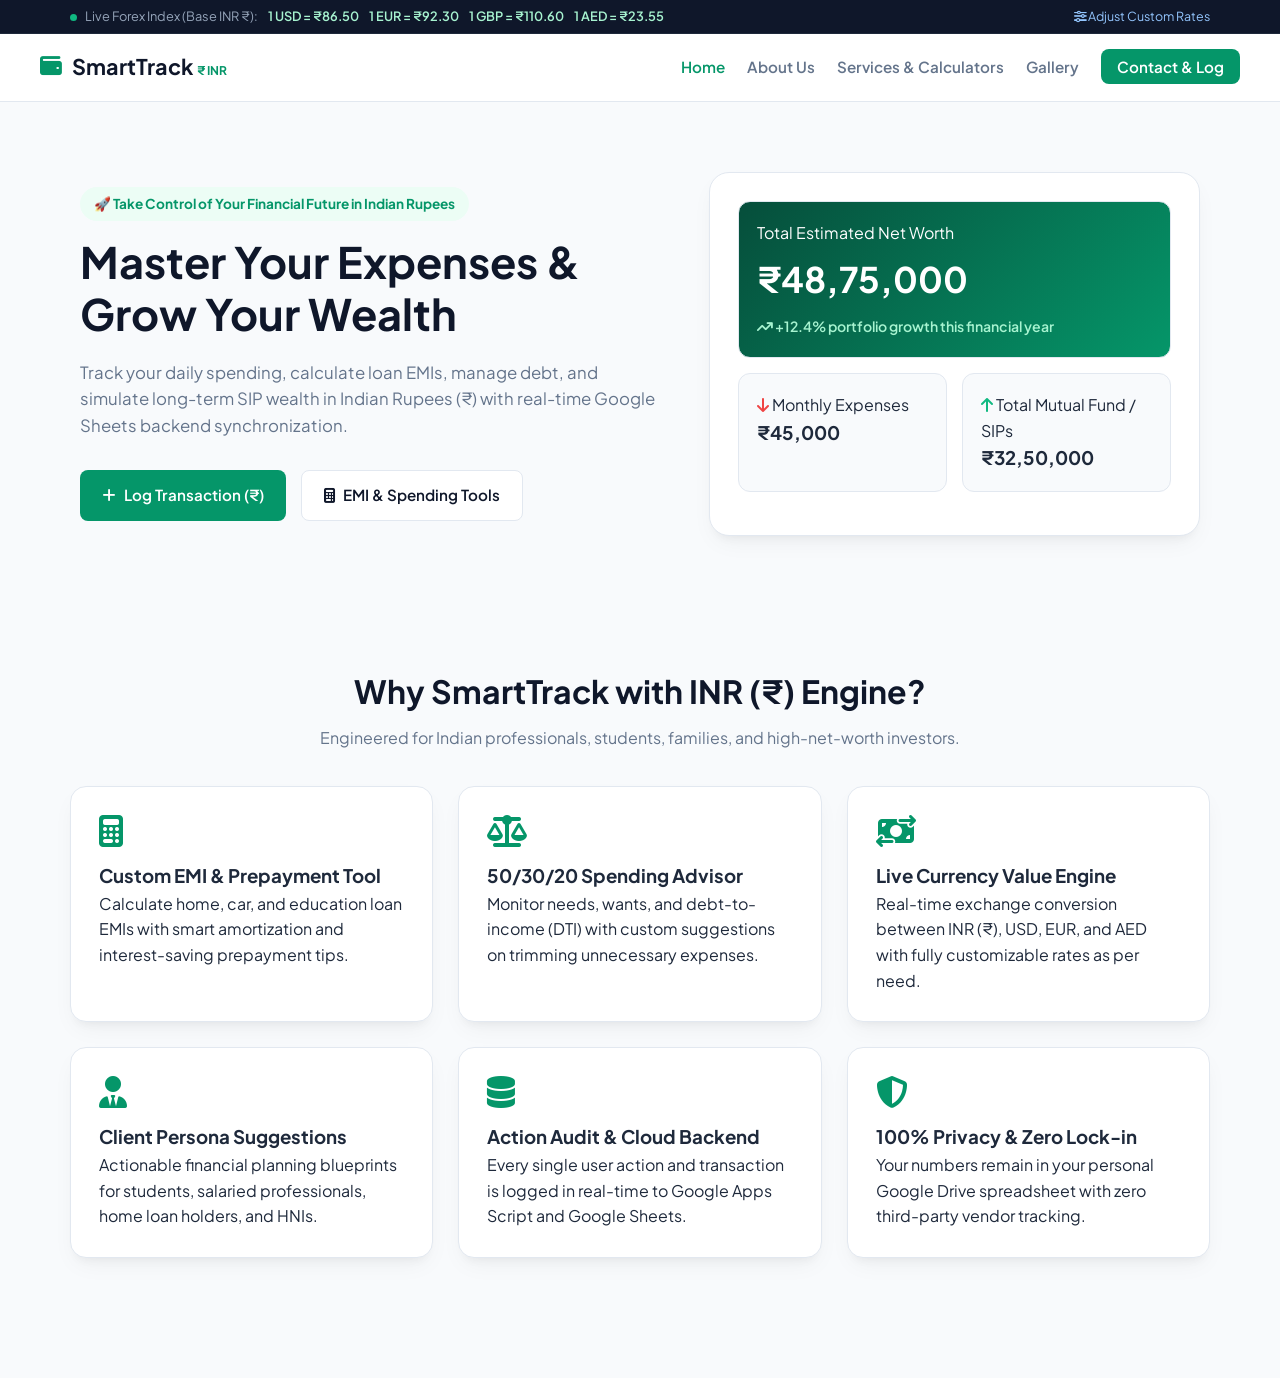
<file: index.html>
<!DOCTYPE html>
<html lang="en">
<head>
  <meta charset="UTF-8">
  <meta name="viewport" content="width=device-width, initial-scale=1.0">
  <title>SmartTrack | Personal Expense & Investment Tracker (₹)</title>
  <link rel="stylesheet" href="style.css">
  <link rel="stylesheet" href="https://cdnjs.cloudflare.com/ajax/libs/font-awesome/6.4.0/css/all.min.css">
</head>
<body>

  <!-- Top Live Currency Ticker -->
  <div class="top-currency-bar">
    <div class="top-bar-inner">
      <div>
        <span class="live-dot"></span>
        <span>Live Forex Index (Base INR ₹):</span>
        <span class="ticker-item">1 USD = ₹86.50</span>
        <span class="ticker-item">1 EUR = ₹92.30</span>
        <span class="ticker-item">1 GBP = ₹110.60</span>
        <span class="ticker-item">1 AED = ₹23.55</span>
      </div>
      <div>
        <a href="services.html#currency-engine" style="color: #93c5fd; text-decoration: none; font-size: 0.78rem;">
          <i class="fa-solid fa-sliders"></i> Adjust Custom Rates
        </a>
      </div>
    </div>
  </div>

  <!-- Navigation Bar -->
  <header class="navbar">
    <a href="index.html" class="logo">
      <i class="fa-solid fa-wallet"></i>
      <span>Smart<strong>Track</strong> <small style="font-size: 0.75rem; color: var(--primary);">₹ INR</small></span>
    </a>
    <nav>
      <ul class="nav-links">
        <li><a href="index.html" class="active">Home</a></li>
        <li><a href="about.html">About Us</a></li>
        <li><a href="services.html">Services & Calculators</a></li>
        <li><a href="gallery.html">Gallery</a></li>
        <li><a href="contact.html" class="btn-nav">Contact & Log</a></li>
      </ul>
    </nav>
  </header>

  <!-- Hero Section -->
  <section class="hero">
    <div class="hero-content">
      <span class="badge">🚀 Take Control of Your Financial Future in Indian Rupees</span>
      <h1>Master Your Expenses & Grow Your Wealth</h1>
      <p>Track your daily spending, calculate loan EMIs, manage debt, and simulate long-term SIP wealth in Indian Rupees (₹) with real-time Google Sheets backend synchronization.</p>
      <div class="hero-buttons">
        <a href="contact.html" class="btn btn-primary"><i class="fa-solid fa-plus"></i> Log Transaction (₹)</a>
        <a href="services.html" class="btn btn-secondary"><i class="fa-solid fa-calculator"></i> EMI & Spending Tools</a>
      </div>
    </div>
    <div class="hero-card">
      <div class="stat-card balance-card">
        <p>Total Estimated Net Worth</p>
        <h2>₹48,75,000</h2>
        <span class="trend positive"><i class="fa-solid fa-arrow-trend-up"></i> +12.4% portfolio growth this financial year</span>
      </div>
      <div class="quick-stats-grid">
        <div class="stat-card">
          <p><i class="fa-solid fa-arrow-down" style="color: #ef4444;"></i> Monthly Expenses</p>
          <h3>₹45,000</h3>
        </div>
        <div class="stat-card">
          <p><i class="fa-solid fa-arrow-up" style="color: #10b981;"></i> Total Mutual Fund / SIPs</p>
          <h3>₹32,50,000</h3>
        </div>
      </div>
    </div>
  </section>

  <!-- Feature Highlights -->
  <section class="section container">
    <div class="section-title">
      <h2>Why SmartTrack with INR (₹) Engine?</h2>
      <p>Engineered for Indian professionals, students, families, and high-net-worth investors.</p>
    </div>
    <div class="features-grid">
      <div class="feature-box">
        <i class="fa-solid fa-calculator feature-icon"></i>
        <h3>Custom EMI & Prepayment Tool</h3>
        <p>Calculate home, car, and education loan EMIs with smart amortization and interest-saving prepayment tips.</p>
      </div>
      <div class="feature-box">
        <i class="fa-solid fa-scale-balanced feature-icon"></i>
        <h3>50/30/20 Spending Advisor</h3>
        <p>Monitor needs, wants, and debt-to-income (DTI) with custom suggestions on trimming unnecessary expenses.</p>
      </div>
      <div class="feature-box">
        <i class="fa-solid fa-money-bill-transfer feature-icon"></i>
        <h3>Live Currency Value Engine</h3>
        <p>Real-time exchange conversion between INR (₹), USD, EUR, and AED with fully customizable rates as per need.</p>
      </div>
      <div class="feature-box">
        <i class="fa-solid fa-user-tie feature-icon"></i>
        <h3>Client Persona Suggestions</h3>
        <p>Actionable financial planning blueprints for students, salaried professionals, home loan holders, and HNIs.</p>
      </div>
      <div class="feature-box">
        <i class="fa-solid fa-database feature-icon"></i>
        <h3>Action Audit & Cloud Backend</h3>
        <p>Every single user action and transaction is logged in real-time to Google Apps Script and Google Sheets.</p>
      </div>
      <div class="feature-box">
        <i class="fa-solid fa-shield-halved feature-icon"></i>
        <h3>100% Privacy & Zero Lock-in</h3>
        <p>Your numbers remain in your personal Google Drive spreadsheet with zero third-party vendor tracking.</p>
      </div>
    </div>
  </section>



  <script src="script.js"></script>
</body>
</html>
</file>
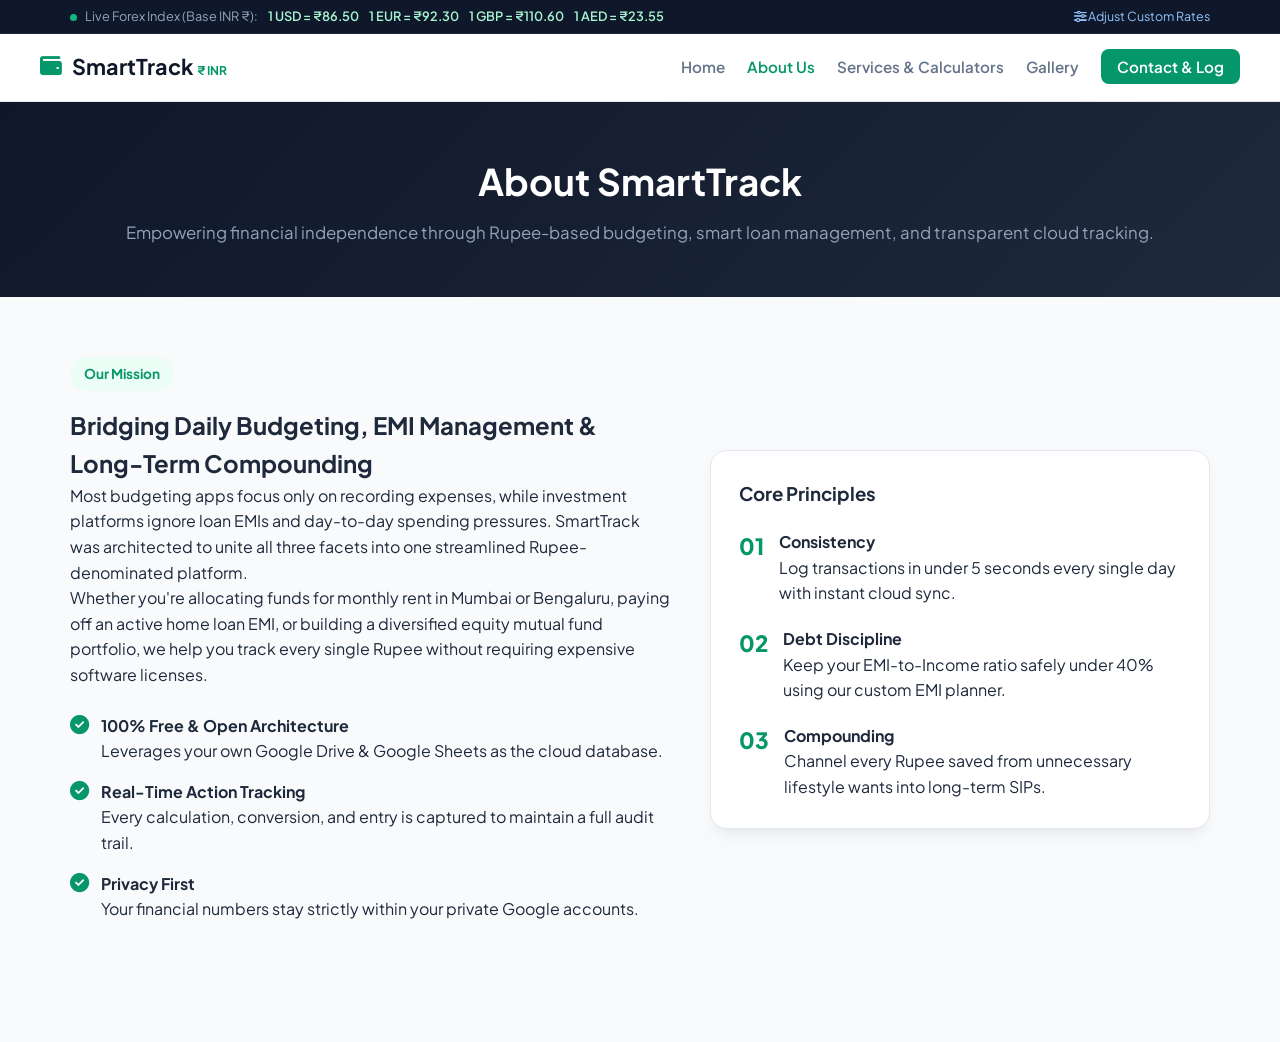
<file: about.html>
<!DOCTYPE html>
<html lang="en">
<head>
  <meta charset="UTF-8">
  <meta name="viewport" content="width=device-width, initial-scale=1.0">
  <title>About Us | SmartTrack (₹)</title>
  <link rel="stylesheet" href="style.css">
  <link rel="stylesheet" href="https://cdnjs.cloudflare.com/ajax/libs/font-awesome/6.4.0/css/all.min.css">
</head>
<body>

  <!-- Top Live Currency Ticker -->
  <div class="top-currency-bar">
    <div class="top-bar-inner">
      <div>
        <span class="live-dot"></span>
        <span>Live Forex Index (Base INR ₹):</span>
        <span class="ticker-item">1 USD = ₹86.50</span>
        <span class="ticker-item">1 EUR = ₹92.30</span>
        <span class="ticker-item">1 GBP = ₹110.60</span>
        <span class="ticker-item">1 AED = ₹23.55</span>
      </div>
      <div>
        <a href="services.html#currency-engine" style="color: #93c5fd; text-decoration: none; font-size: 0.78rem;">
          <i class="fa-solid fa-sliders"></i> Adjust Custom Rates
        </a>
      </div>
    </div>
  </div>

  <header class="navbar">
    <a href="index.html" class="logo">
      <i class="fa-solid fa-wallet"></i>
      <span>Smart<strong>Track</strong> <small style="font-size: 0.75rem; color: var(--primary);">₹ INR</small></span>
    </a>
    <nav>
      <ul class="nav-links">
        <li><a href="index.html">Home</a></li>
        <li><a href="about.html" class="active">About Us</a></li>
        <li><a href="services.html">Services & Calculators</a></li>
        <li><a href="gallery.html">Gallery</a></li>
        <li><a href="contact.html" class="btn-nav">Contact & Log</a></li>
      </ul>
    </nav>
  </header>

  <section class="page-banner">
    <div class="container">
      <h1>About SmartTrack</h1>
      <p>Empowering financial independence through Rupee-based budgeting, smart loan management, and transparent cloud tracking.</p>
    </div>
  </section>

  <section class="section container">
    <div class="about-grid">
      <div class="about-text">
        <span class="badge">Our Mission</span>
        <h2>Bridging Daily Budgeting, EMI Management & Long-Term Compounding</h2>
        <p>Most budgeting apps focus only on recording expenses, while investment platforms ignore loan EMIs and day-to-day spending pressures. SmartTrack was architected to unite all three facets into one streamlined Rupee-denominated platform.</p>
        <p>Whether you're allocating funds for monthly rent in Mumbai or Bengaluru, paying off an active home loan EMI, or building a diversified equity mutual fund portfolio, we help you track every single Rupee without requiring expensive software licenses.</p>
        
        <div class="highlights">
          <div class="highlight-item">
            <i class="fa-solid fa-check-circle"></i>
            <div>
              <strong>100% Free & Open Architecture</strong>
              <p>Leverages your own Google Drive & Google Sheets as the cloud database.</p>
            </div>
          </div>
          <div class="highlight-item">
            <i class="fa-solid fa-check-circle"></i>
            <div>
              <strong>Real-Time Action Tracking</strong>
              <p>Every calculation, conversion, and entry is captured to maintain a full audit trail.</p>
            </div>
          </div>
          <div class="highlight-item">
            <i class="fa-solid fa-check-circle"></i>
            <div>
              <strong>Privacy First</strong>
              <p>Your financial numbers stay strictly within your private Google accounts.</p>
            </div>
          </div>
        </div>
      </div>

      <div class="about-card">
        <h3>Core Principles</h3>
        <div class="principle-list">
          <div class="principle">
            <span class="num">01</span>
            <div>
              <h4>Consistency</h4>
              <p>Log transactions in under 5 seconds every single day with instant cloud sync.</p>
            </div>
          </div>
          <div class="principle">
            <span class="num">02</span>
            <div>
              <h4>Debt Discipline</h4>
              <p>Keep your EMI-to-Income ratio safely under 40% using our custom EMI planner.</p>
            </div>
          </div>
          <div class="principle">
            <span class="num">03</span>
            <div>
              <h4>Compounding</h4>
              <p>Channel every Rupee saved from unnecessary lifestyle wants into long-term SIPs.</p>
            </div>
          </div>
        </div>
      </div>
    </div>
  </section>



  <script src="script.js"></script>
</body>
</html>
</file>
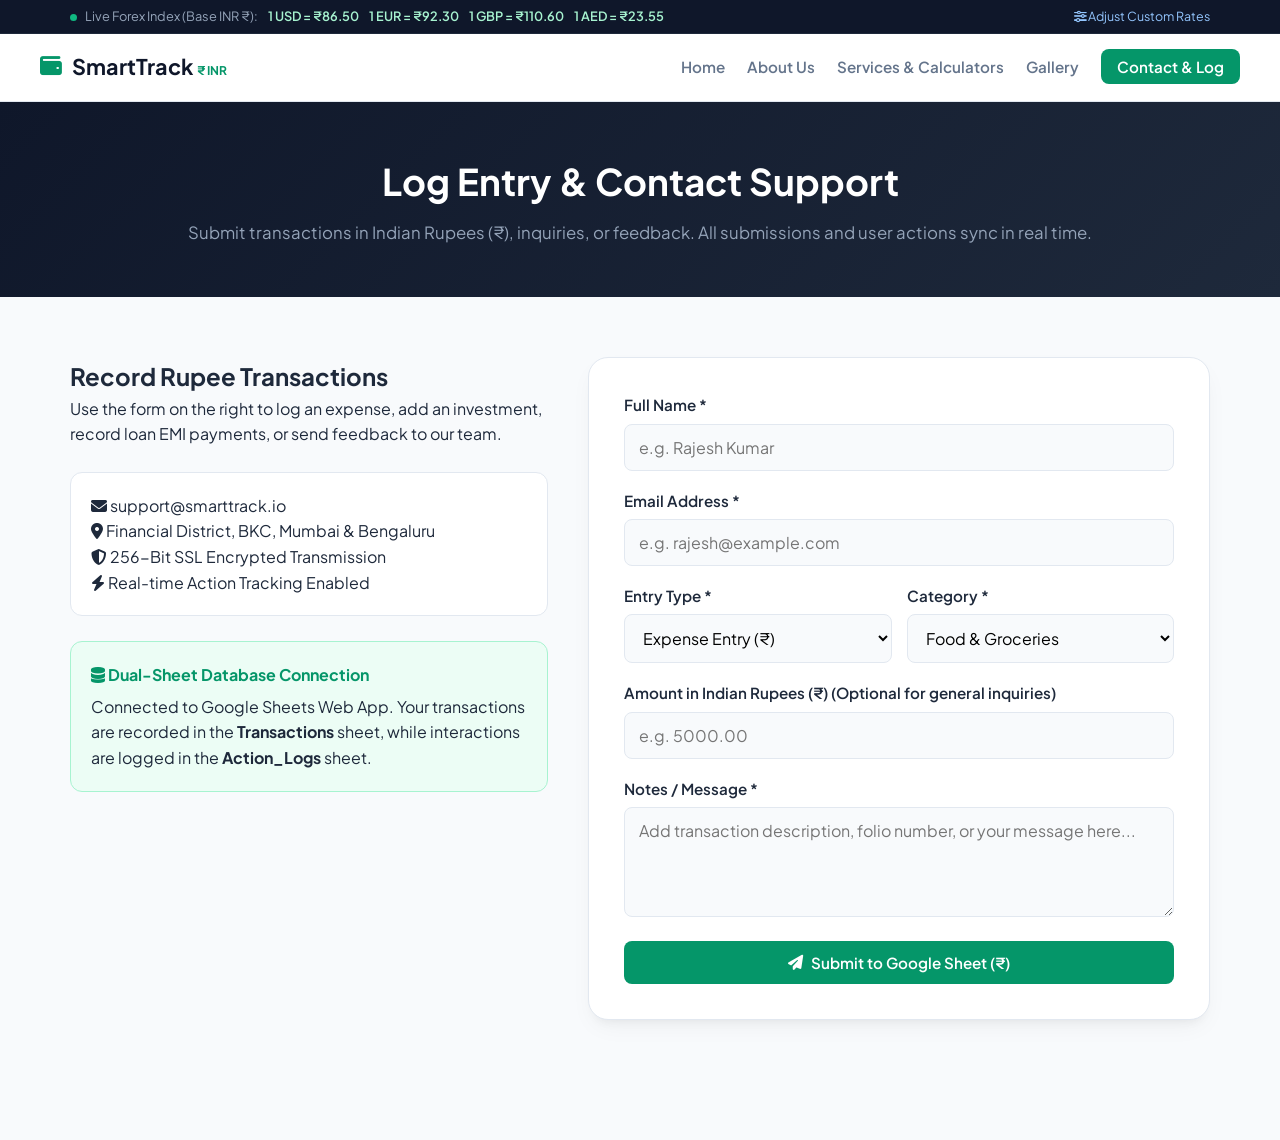
<file: contact.html>
<!DOCTYPE html>
<html lang="en">
<head>
  <meta charset="UTF-8">
  <meta name="viewport" content="width=device-width, initial-scale=1.0">
  <title>Contact & Log Entry | SmartTrack (₹)</title>
  <link rel="stylesheet" href="style.css">
  <link rel="stylesheet" href="https://cdnjs.cloudflare.com/ajax/libs/font-awesome/6.4.0/css/all.min.css">
</head>
<body>

  <!-- Top Live Currency Ticker -->
  <div class="top-currency-bar">
    <div class="top-bar-inner">
      <div>
        <span class="live-dot"></span>
        <span>Live Forex Index (Base INR ₹):</span>
        <span class="ticker-item">1 USD = ₹86.50</span>
        <span class="ticker-item">1 EUR = ₹92.30</span>
        <span class="ticker-item">1 GBP = ₹110.60</span>
        <span class="ticker-item">1 AED = ₹23.55</span>
      </div>
      <div>
        <a href="services.html#currency-engine" style="color: #93c5fd; text-decoration: none; font-size: 0.78rem;">
          <i class="fa-solid fa-sliders"></i> Adjust Custom Rates
        </a>
      </div>
    </div>
  </div>

  <header class="navbar">
    <a href="index.html" class="logo">
      <i class="fa-solid fa-wallet"></i>
      <span>Smart<strong>Track</strong> <small style="font-size: 0.75rem; color: var(--primary);">₹ INR</small></span>
    </a>
    <nav>
      <ul class="nav-links">
        <li><a href="index.html">Home</a></li>
        <li><a href="about.html">About Us</a></li>
        <li><a href="services.html">Services & Calculators</a></li>
        <li><a href="gallery.html">Gallery</a></li>
        <li><a href="contact.html" class="active btn-nav">Contact & Log</a></li>
      </ul>
    </nav>
  </header>

  <section class="page-banner">
    <div class="container">
      <h1>Log Entry & Contact Support</h1>
      <p>Submit transactions in Indian Rupees (₹), inquiries, or feedback. All submissions and user actions sync in real time.</p>
    </div>
  </section>

  <section class="section container">
    <div class="form-wrapper">
      <div class="form-info">
        <h2>Record Rupee Transactions</h2>
        <p>Use the form on the right to log an expense, add an investment, record loan EMI payments, or send feedback to our team.</p>
        
        <div class="info-box">
          <p><i class="fa-solid fa-envelope"></i> support@smarttrack.io</p>
          <p><i class="fa-solid fa-location-dot"></i> Financial District, BKC, Mumbai & Bengaluru</p>
          <p><i class="fa-solid fa-shield-halved"></i> 256-Bit SSL Encrypted Transmission</p>
          <p><i class="fa-solid fa-bolt"></i> Real-time Action Tracking Enabled</p>
        </div>

        <div class="sheet-status-card">
          <h4><i class="fa-solid fa-database"></i> Dual-Sheet Database Connection</h4>
          <p>Connected to Google Sheets Web App. Your transactions are recorded in the <strong>Transactions</strong> sheet, while interactions are logged in the <strong>Action_Logs</strong> sheet.</p>
        </div>
      </div>

      <!-- The Main Submission Form -->
      <div class="form-card">
        <form id="trackerForm">
          <div class="form-group">
            <label for="fullName">Full Name *</label>
            <input type="text" id="fullName" name="fullName" placeholder="e.g. Rajesh Kumar" required>
          </div>

          <div class="form-group">
            <label for="email">Email Address *</label>
            <input type="email" id="email" name="email" placeholder="e.g. rajesh@example.com" required>
          </div>

          <div class="form-row">
            <div class="form-group">
              <label for="entryType">Entry Type *</label>
              <select id="entryType" name="entryType" required>
                <option value="Expense">Expense Entry (₹)</option>
                <option value="Investment">Investment / SIP (₹)</option>
                <option value="Loan EMI">Loan EMI Payment (₹)</option>
                <option value="Feedback">Feedback / Inquiry</option>
              </select>
            </div>

            <div class="form-group">
              <label for="category">Category *</label>
              <select id="category" name="category" required>
                <option value="Food & Groceries">Food & Groceries</option>
                <option value="Rent & Housing">Rent & Housing</option>
                <option value="Home / Auto Loan EMI">Home / Auto Loan EMI</option>
                <option value="Mutual Funds / SIP">Mutual Funds / SIP</option>
                <option value="Direct Equity / Stocks">Direct Equity / Stocks</option>
                <option value="PPF / EPF / NPS">PPF / EPF / NPS</option>
                <option value="Utilities & Bills">Utilities & Bills</option>
                <option value="General Inquiry">General Inquiry</option>
              </select>
            </div>
          </div>

          <div class="form-group">
            <label for="amount">Amount in Indian Rupees (₹) (Optional for general inquiries)</label>
            <input type="number" id="amount" name="amount" placeholder="e.g. 5000.00" step="1">
          </div>

          <div class="form-group">
            <label for="notes">Notes / Message *</label>
            <textarea id="notes" name="notes" rows="4" placeholder="Add transaction description, folio number, or your message here..." required></textarea>
          </div>

          <button type="submit" id="submitBtn" class="btn btn-primary btn-block">
            <i class="fa-solid fa-paper-plane"></i> Submit to Google Sheet (₹)
          </button>
        </form>

        <!-- Dynamic Success / Error Alert -->
        <div id="formResponse" class="response-message"></div>
      </div>
    </div>
  </section>



  <script src="script.js"></script>
</body>
</html>
</file>
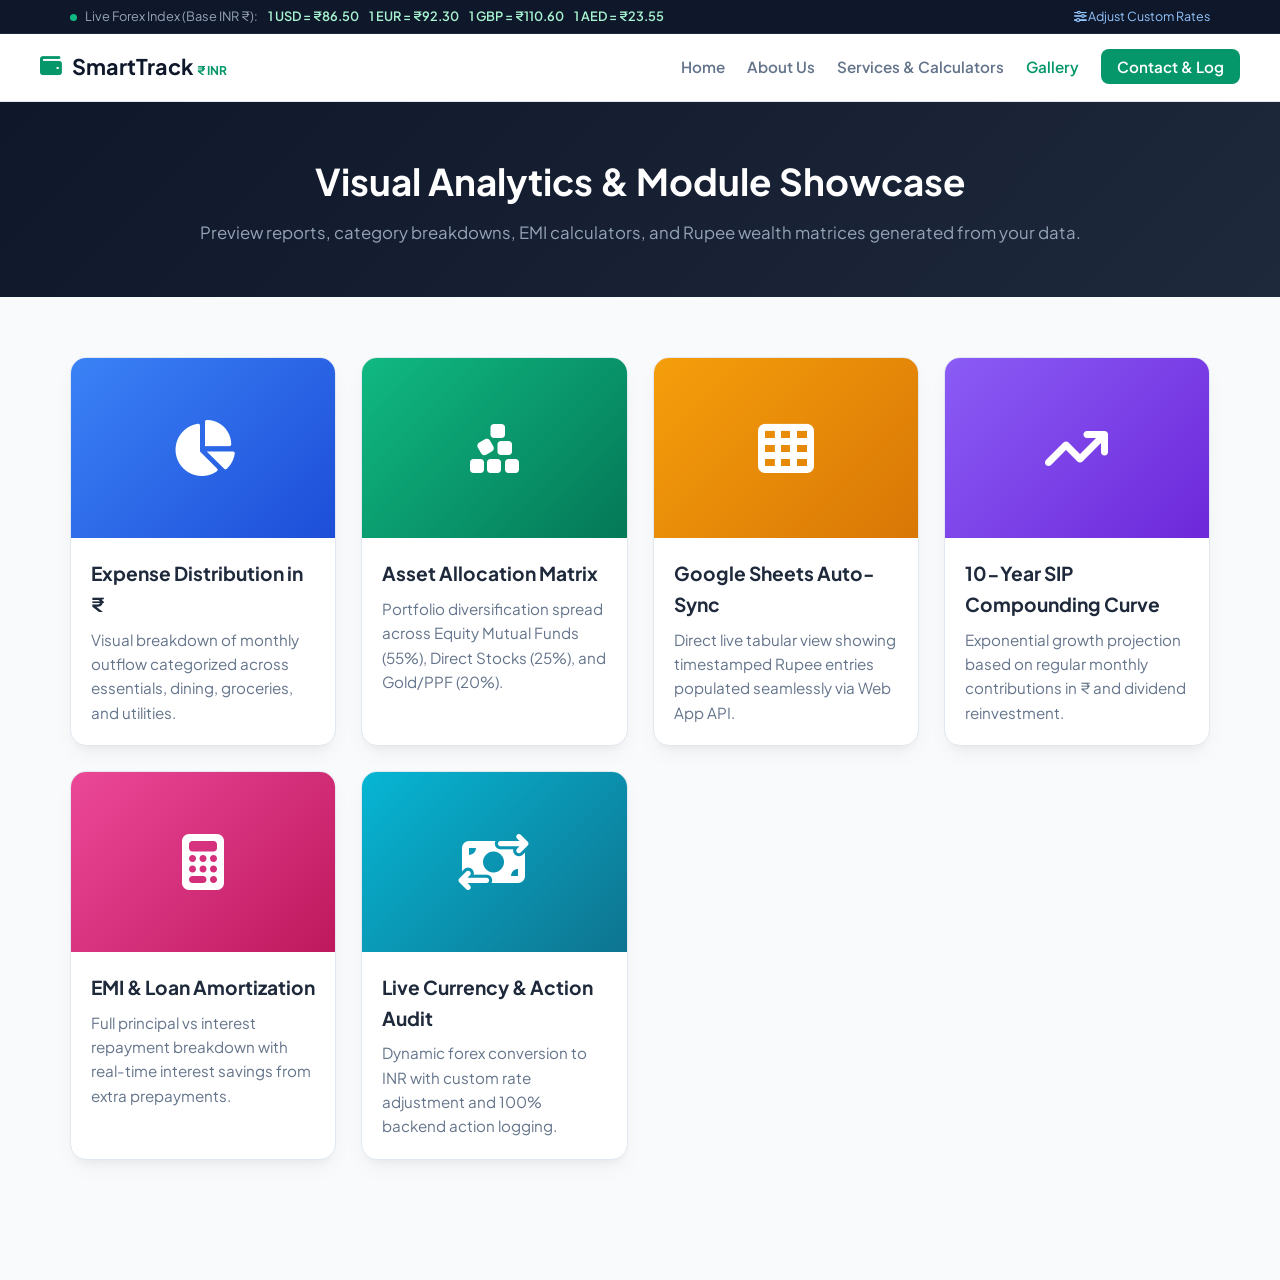
<file: gallery.html>
<!DOCTYPE html>
<html lang="en">
<head>
  <meta charset="UTF-8">
  <meta name="viewport" content="width=device-width, initial-scale=1.0">
  <title>Gallery & Analytics Showcase | SmartTrack (₹)</title>
  <link rel="stylesheet" href="style.css">
  <link rel="stylesheet" href="https://cdnjs.cloudflare.com/ajax/libs/font-awesome/6.4.0/css/all.min.css">
</head>
<body>

  <!-- Top Live Currency Ticker -->
  <div class="top-currency-bar">
    <div class="top-bar-inner">
      <div>
        <span class="live-dot"></span>
        <span>Live Forex Index (Base INR ₹):</span>
        <span class="ticker-item">1 USD = ₹86.50</span>
        <span class="ticker-item">1 EUR = ₹92.30</span>
        <span class="ticker-item">1 GBP = ₹110.60</span>
        <span class="ticker-item">1 AED = ₹23.55</span>
      </div>
      <div>
        <a href="services.html#currency-engine" style="color: #93c5fd; text-decoration: none; font-size: 0.78rem;">
          <i class="fa-solid fa-sliders"></i> Adjust Custom Rates
        </a>
      </div>
    </div>
  </div>

  <header class="navbar">
    <a href="index.html" class="logo">
      <i class="fa-solid fa-wallet"></i>
      <span>Smart<strong>Track</strong> <small style="font-size: 0.75rem; color: var(--primary);">₹ INR</small></span>
    </a>
    <nav>
      <ul class="nav-links">
        <li><a href="index.html">Home</a></li>
        <li><a href="about.html">About Us</a></li>
        <li><a href="services.html">Services & Calculators</a></li>
        <li><a href="gallery.html" class="active">Gallery</a></li>
        <li><a href="contact.html" class="btn-nav">Contact & Log</a></li>
      </ul>
    </nav>
  </header>

  <section class="page-banner">
    <div class="container">
      <h1>Visual Analytics & Module Showcase</h1>
      <p>Preview reports, category breakdowns, EMI calculators, and Rupee wealth matrices generated from your data.</p>
    </div>
  </section>

  <section class="section container">
    <div class="gallery-grid">
      <!-- Card 1 -->
      <div class="gallery-card">
        <div class="gallery-image bg-gradient-1">
          <i class="fa-solid fa-chart-pie"></i>
        </div>
        <div class="gallery-info">
          <h3>Expense Distribution in ₹</h3>
          <p>Visual breakdown of monthly outflow categorized across essentials, dining, groceries, and utilities.</p>
        </div>
      </div>

      <!-- Card 2 -->
      <div class="gallery-card">
        <div class="gallery-image bg-gradient-2">
          <i class="fa-solid fa-cubes-stacked"></i>
        </div>
        <div class="gallery-info">
          <h3>Asset Allocation Matrix</h3>
          <p>Portfolio diversification spread across Equity Mutual Funds (55%), Direct Stocks (25%), and Gold/PPF (20%).</p>
        </div>
      </div>

      <!-- Card 3 -->
      <div class="gallery-card">
        <div class="gallery-image bg-gradient-3">
          <i class="fa-solid fa-table-cells"></i>
        </div>
        <div class="gallery-info">
          <h3>Google Sheets Auto-Sync</h3>
          <p>Direct live tabular view showing timestamped Rupee entries populated seamlessly via Web App API.</p>
        </div>
      </div>

      <!-- Card 4 -->
      <div class="gallery-card">
        <div class="gallery-image bg-gradient-4">
          <i class="fa-solid fa-arrow-trend-up"></i>
        </div>
        <div class="gallery-info">
          <h3>10-Year SIP Compounding Curve</h3>
          <p>Exponential growth projection based on regular monthly contributions in ₹ and dividend reinvestment.</p>
        </div>
      </div>

      <!-- Card 5 -->
      <div class="gallery-card">
        <div class="gallery-image bg-gradient-5">
          <i class="fa-solid fa-calculator"></i>
        </div>
        <div class="gallery-info">
          <h3>EMI & Loan Amortization</h3>
          <p>Full principal vs interest repayment breakdown with real-time interest savings from extra prepayments.</p>
        </div>
      </div>

      <!-- Card 6 -->
      <div class="gallery-card">
        <div class="gallery-image bg-gradient-6">
          <i class="fa-solid fa-money-bill-transfer"></i>
        </div>
        <div class="gallery-info">
          <h3>Live Currency & Action Audit</h3>
          <p>Dynamic forex conversion to INR with custom rate adjustment and 100% backend action logging.</p>
        </div>
      </div>
    </div>
  </section>



  <script src="script.js"></script>
</body>
</html>
</file>
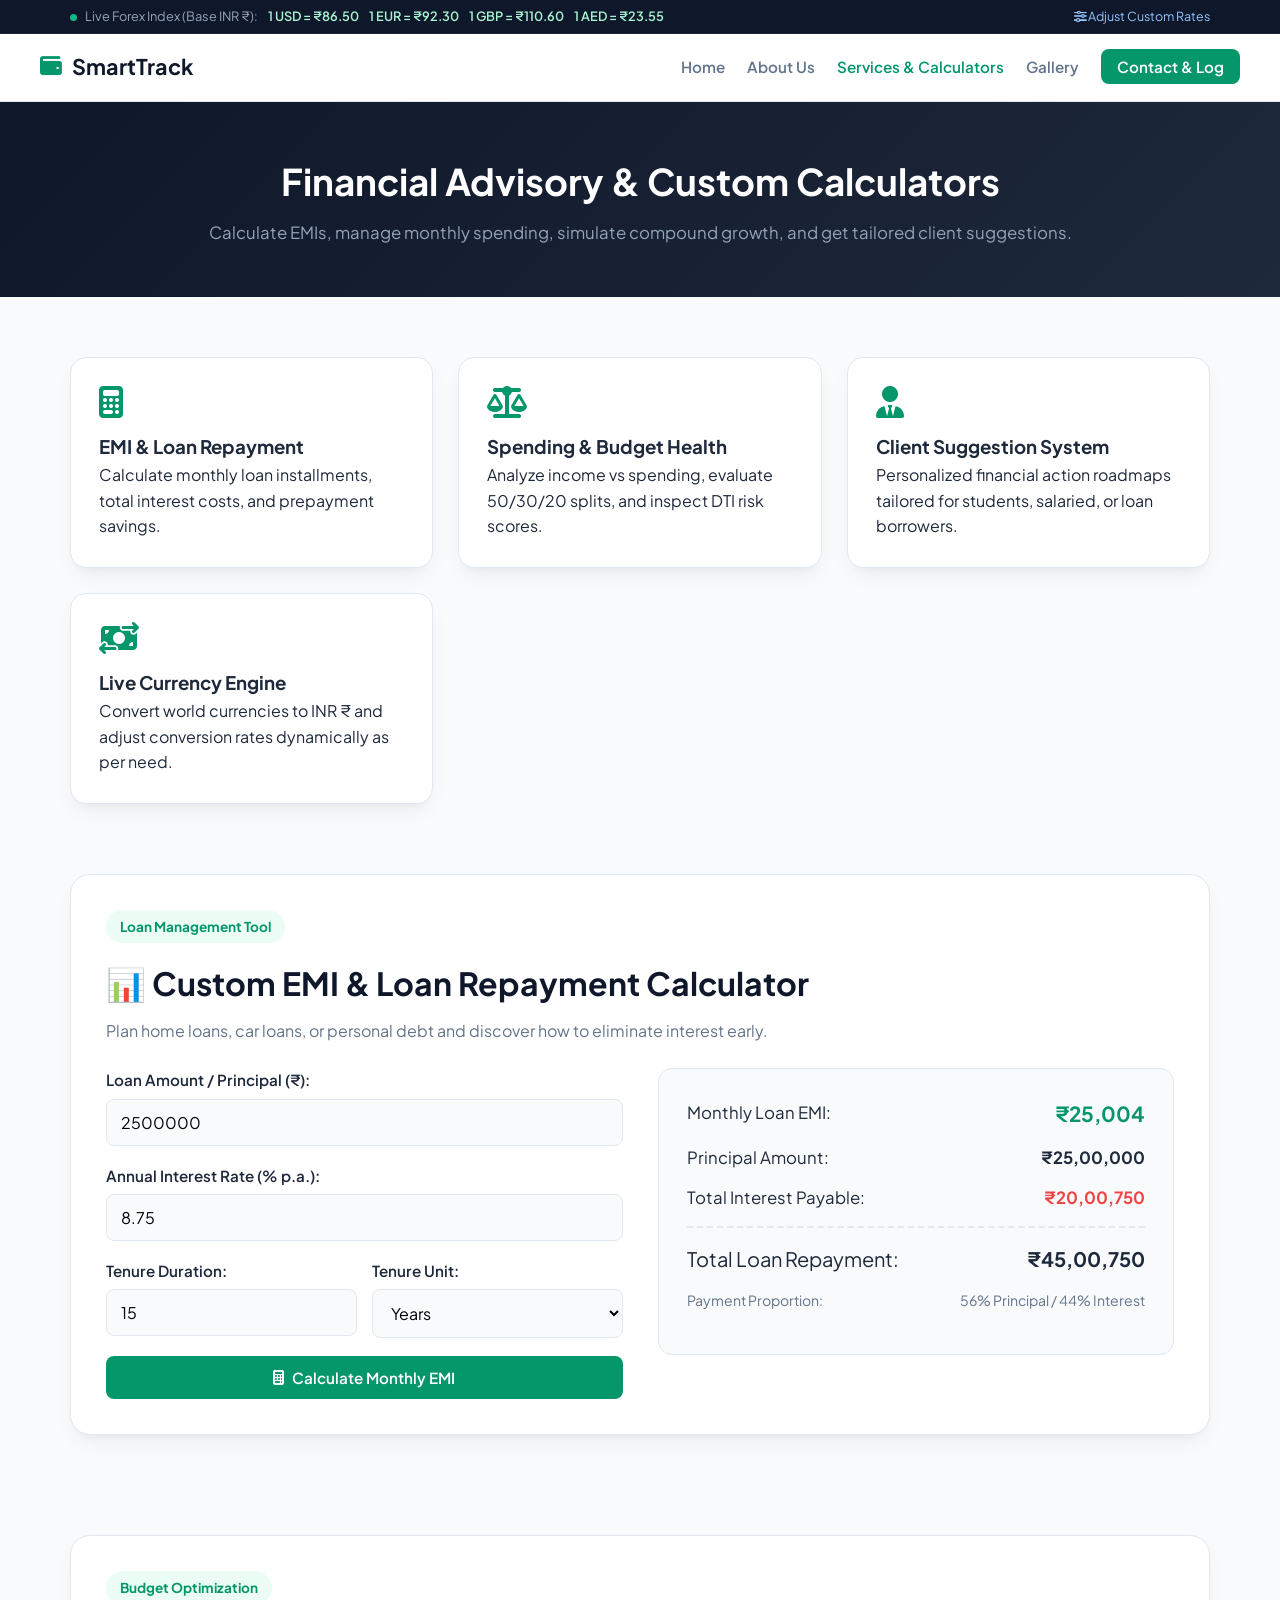
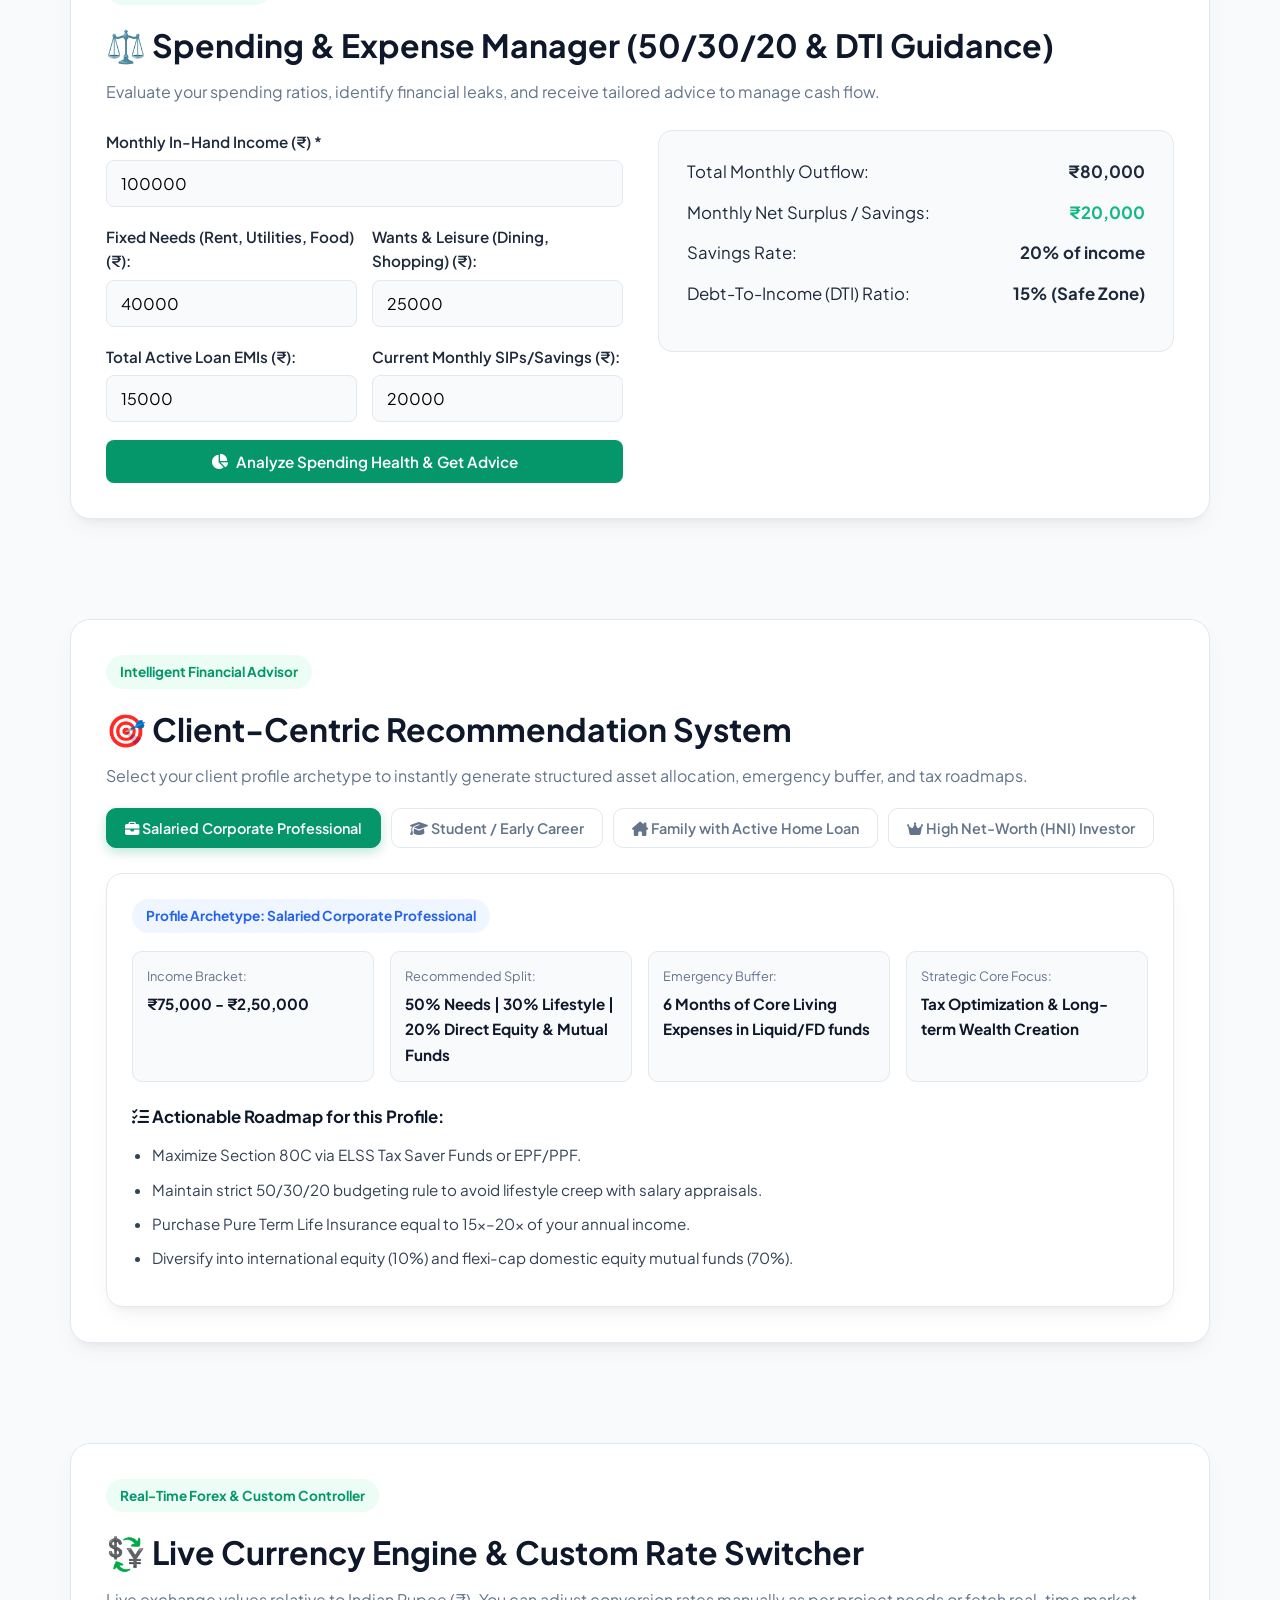
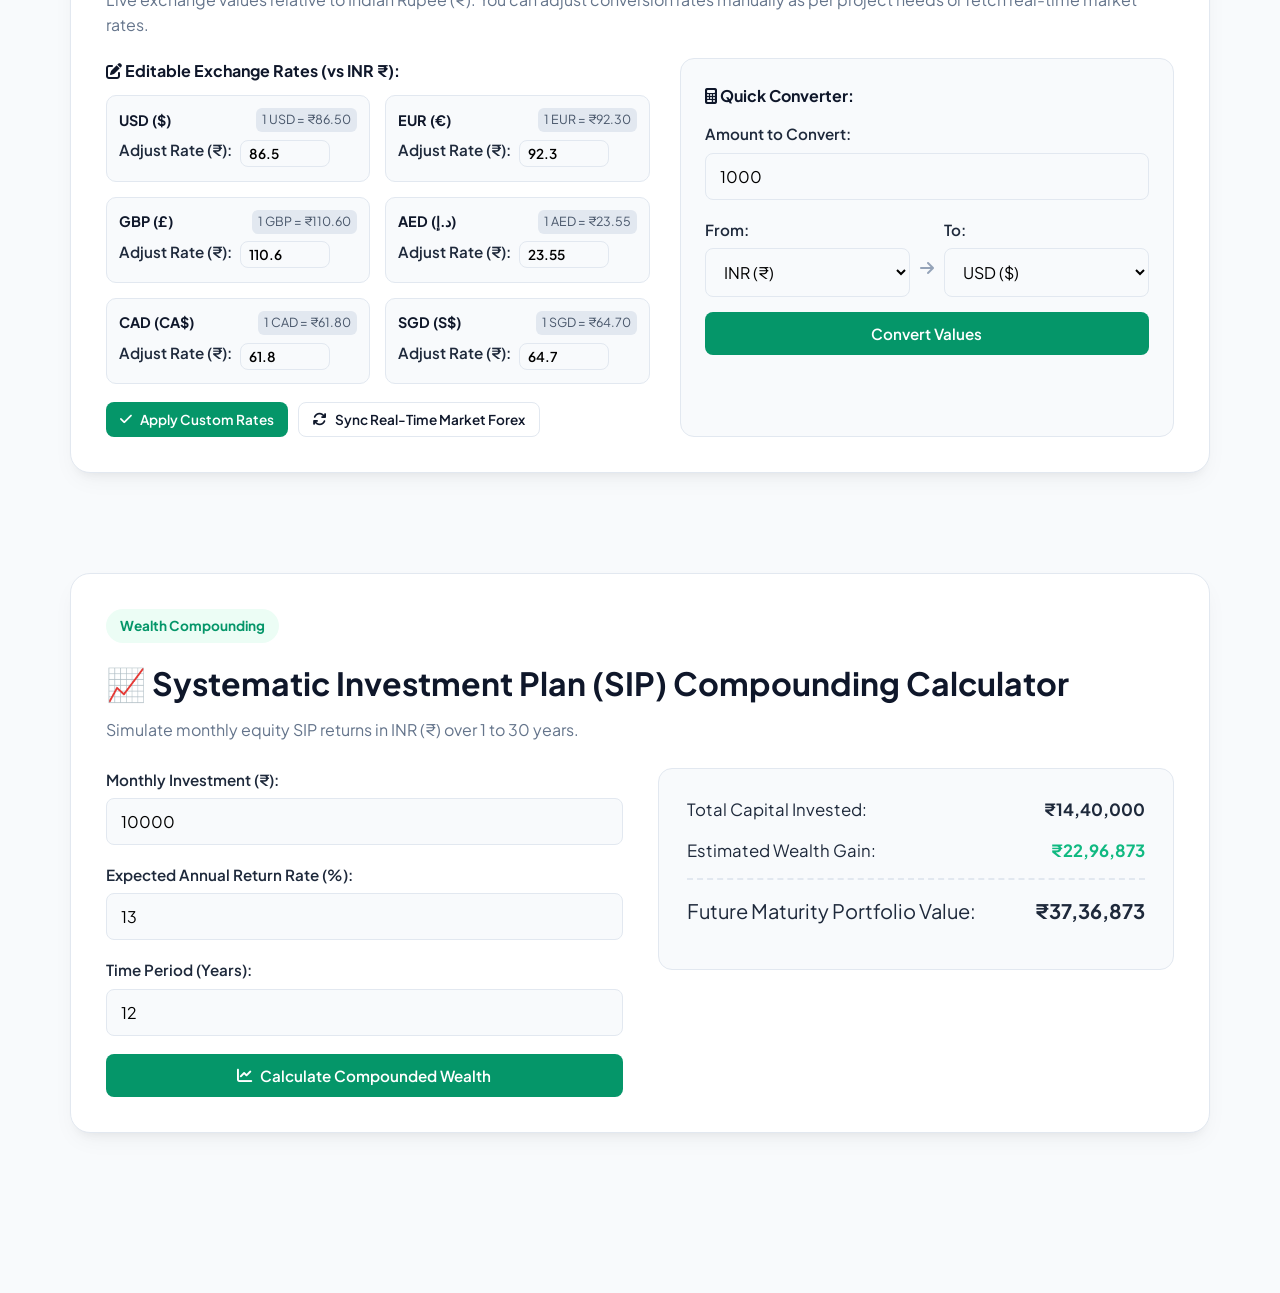
<file: services.html>
<!DOCTYPE html>
<html lang="en">
<head>
  <meta charset="UTF-8">
  <meta name="viewport" content="width=device-width, initial-scale=1.0">
  <title>Services & Financial Calculators | SmartTrack</title>
  <link rel="stylesheet" href="style.css">
  <link rel="stylesheet" href="https://cdnjs.cloudflare.com/ajax/libs/font-awesome/6.4.0/css/all.min.css">
</head>
<body>

  <!-- Top Live Currency Ticker -->
  <div class="top-currency-bar">
    <div class="top-bar-inner">
      <div>
        <span class="live-dot"></span>
        <span>Live Forex Index (Base INR ₹):</span>
        <span class="ticker-item">1 USD = ₹86.50</span>
        <span class="ticker-item">1 EUR = ₹92.30</span>
        <span class="ticker-item">1 GBP = ₹110.60</span>
        <span class="ticker-item">1 AED = ₹23.55</span>
      </div>
      <div>
        <a href="#currency-engine" style="color: #93c5fd; text-decoration: none; font-size: 0.78rem;">
          <i class="fa-solid fa-sliders"></i> Adjust Custom Rates
        </a>
      </div>
    </div>
  </div>

  <header class="navbar">
    <a href="index.html" class="logo">
      <i class="fa-solid fa-wallet"></i>
      <span>Smart<strong>Track</strong></span>
    </a>
    <nav>
      <ul class="nav-links">
        <li><a href="index.html">Home</a></li>
        <li><a href="about.html">About Us</a></li>
        <li><a href="services.html" class="active">Services & Calculators</a></li>
        <li><a href="gallery.html">Gallery</a></li>
        <li><a href="contact.html" class="btn-nav">Contact & Log</a></li>
      </ul>
    </nav>
  </header>

  <section class="page-banner">
    <div class="container">
      <h1>Financial Advisory & Custom Calculators</h1>
      <p>Calculate EMIs, manage monthly spending, simulate compound growth, and get tailored client suggestions.</p>
    </div>
  </section>

  <!-- Navigation anchors to tools -->
  <section class="section container" style="padding-bottom: 10px;">
    <div class="services-grid">
      <div class="service-card" onclick="document.getElementById('emi-calculator').scrollIntoView({behavior:'smooth'});" style="cursor:pointer;">
        <i class="fa-solid fa-calculator"></i>
        <h3>EMI & Loan Repayment</h3>
        <p>Calculate monthly loan installments, total interest costs, and prepayment savings.</p>
      </div>
      <div class="service-card" onclick="document.getElementById('spending-manager').scrollIntoView({behavior:'smooth'});" style="cursor:pointer;">
        <i class="fa-solid fa-scale-balanced"></i>
        <h3>Spending & Budget Health</h3>
        <p>Analyze income vs spending, evaluate 50/30/20 splits, and inspect DTI risk scores.</p>
      </div>
      <div class="service-card" onclick="document.getElementById('client-advisor').scrollIntoView({behavior:'smooth'});" style="cursor:pointer;">
        <i class="fa-solid fa-user-tie"></i>
        <h3>Client Suggestion System</h3>
        <p>Personalized financial action roadmaps tailored for students, salaried, or loan borrowers.</p>
      </div>
      <div class="service-card" onclick="document.getElementById('currency-engine').scrollIntoView({behavior:'smooth'});" style="cursor:pointer;">
        <i class="fa-solid fa-money-bill-transfer"></i>
        <h3>Live Currency Engine</h3>
        <p>Convert world currencies to INR ₹ and adjust conversion rates dynamically as per need.</p>
      </div>
    </div>
  </section>

  <!-- 1. EMI CALCULATOR -->
  <section id="emi-calculator" class="section container">
    <div class="calculator-box">
      <div class="section-title" style="text-align: left; margin-bottom: 25px;">
        <span class="badge">Loan Management Tool</span>
        <h2>📊 Custom EMI & Loan Repayment Calculator</h2>
        <p>Plan home loans, car loans, or personal debt and discover how to eliminate interest early.</p>
      </div>

      <div class="calc-grid">
        <div class="calc-inputs">
          <div class="form-group">
            <label for="emi-principal">Loan Amount / Principal (₹):</label>
            <input type="number" id="emi-principal" value="2500000" step="5000" placeholder="e.g. 25,00,000">
          </div>
          <div class="form-group">
            <label for="emi-rate">Annual Interest Rate (% p.a.):</label>
            <input type="number" id="emi-rate" value="8.75" step="0.05" placeholder="e.g. 8.75">
          </div>
          <div class="form-row">
            <div class="form-group">
              <label for="emi-tenure">Tenure Duration:</label>
              <input type="number" id="emi-tenure" value="15" min="1" placeholder="e.g. 15">
            </div>
            <div class="form-group">
              <label for="emi-tenure-type">Tenure Unit:</label>
              <select id="emi-tenure-type">
                <option value="years" selected>Years</option>
                <option value="months">Months</option>
              </select>
            </div>
          </div>
          <button class="btn btn-primary btn-block" onclick="calculateEMI()">
            <i class="fa-solid fa-calculator"></i> Calculate Monthly EMI
          </button>
        </div>

        <div class="calc-results">
          <div class="res-item">
            <span>Monthly Loan EMI:</span>
            <strong id="emi-monthly-result" style="color: #059669; font-size: 1.3rem;">₹25,004</strong>
          </div>
          <div class="res-item">
            <span>Principal Amount:</span>
            <strong id="emi-principal-echo">₹25,00,000</strong>
          </div>
          <div class="res-item">
            <span>Total Interest Payable:</span>
            <strong id="emi-interest-result" style="color: #ef4444;">₹20,00,750</strong>
          </div>
          <div class="res-item total">
            <span>Total Loan Repayment:</span>
            <strong id="emi-total-result">₹45,00,750</strong>
          </div>
          <div class="res-item" style="margin-top: 10px; font-size: 0.88rem; color: #64748b;">
            <span>Payment Proportion:</span>
            <span id="emi-split-result">56% Principal / 44% Interest</span>
          </div>

          <div id="emi-management-tip"></div>
        </div>
      </div>
    </div>
  </section>

  <!-- 2. SPENDING & BUDGET MANAGEMENT CALCULATOR -->
  <section id="spending-manager" class="section container" style="padding-top: 0;">
    <div class="calculator-box">
      <div class="section-title" style="text-align: left; margin-bottom: 25px;">
        <span class="badge">Budget Optimization</span>
        <h2>⚖️ Spending & Expense Manager (50/30/20 & DTI Guidance)</h2>
        <p>Evaluate your spending ratios, identify financial leaks, and receive tailored advice to manage cash flow.</p>
      </div>

      <div class="calc-grid">
        <div class="calc-inputs">
          <div class="form-group">
            <label for="spend-income">Monthly In-Hand Income (₹) *</label>
            <input type="number" id="spend-income" value="100000" placeholder="e.g. 1,00,000">
          </div>
          <div class="form-row">
            <div class="form-group">
              <label for="spend-needs">Fixed Needs (Rent, Utilities, Food) (₹):</label>
              <input type="number" id="spend-needs" value="40000" placeholder="e.g. 40,000">
            </div>
            <div class="form-group">
              <label for="spend-wants">Wants & Leisure (Dining, Shopping) (₹):</label>
              <input type="number" id="spend-wants" value="25000" placeholder="e.g. 25,000">
            </div>
          </div>
          <div class="form-row">
            <div class="form-group">
              <label for="spend-emis">Total Active Loan EMIs (₹):</label>
              <input type="number" id="spend-emis" value="15000" placeholder="e.g. 15,000">
            </div>
            <div class="form-group">
              <label for="spend-investments">Current Monthly SIPs/Savings (₹):</label>
              <input type="number" id="spend-investments" value="20000" placeholder="e.g. 20,000">
            </div>
          </div>
          <button class="btn btn-primary btn-block" onclick="calculateSpendingBudget()">
            <i class="fa-solid fa-chart-pie"></i> Analyze Spending Health & Get Advice
          </button>
        </div>

        <div class="calc-results">
          <div class="res-item">
            <span>Total Monthly Outflow:</span>
            <strong id="spend-total-outflow">₹80,000</strong>
          </div>
          <div class="res-item">
            <span>Monthly Net Surplus / Savings:</span>
            <strong id="spend-net-savings" style="color: #10b981;">₹20,000</strong>
          </div>
          <div class="res-item">
            <span>Savings Rate:</span>
            <strong id="spend-savings-rate">20% of income</strong>
          </div>
          <div class="res-item">
            <span>Debt-To-Income (DTI) Ratio:</span>
            <strong id="spend-dti-rate">15% (Safe Zone)</strong>
          </div>

          <div id="spend-score-box" style="margin-top: 15px;"></div>
          <div id="spend-advice-container" style="margin-top: 15px;"></div>
        </div>
      </div>
    </div>
  </section>

  <!-- 3. CLIENT PERSONA & ADVISORY SYSTEM -->
  <section id="client-advisor" class="section container" style="padding-top: 0;">
    <div class="calculator-box">
      <div class="section-title" style="text-align: left; margin-bottom: 20px;">
        <span class="badge">Intelligent Financial Advisor</span>
        <h2>🎯 Client-Centric Recommendation System</h2>
        <p>Select your client profile archetype to instantly generate structured asset allocation, emergency buffer, and tax roadmaps.</p>
      </div>

      <div class="persona-nav">
        <button class="persona-btn active" data-persona="salaried" onclick="ClientAdvisor.selectPersona('salaried')">
          <i class="fa-solid fa-briefcase"></i> Salaried Corporate Professional
        </button>
        <button class="persona-btn" data-persona="student" onclick="ClientAdvisor.selectPersona('student')">
          <i class="fa-solid fa-graduation-cap"></i> Student / Early Career
        </button>
        <button class="persona-btn" data-persona="loan_heavy" onclick="ClientAdvisor.selectPersona('loan_heavy')">
          <i class="fa-solid fa-house-chimney"></i> Family with Active Home Loan
        </button>
        <button class="persona-btn" data-persona="hni" onclick="ClientAdvisor.selectPersona('hni')">
          <i class="fa-solid fa-crown"></i> High Net-Worth (HNI) Investor
        </button>
      </div>

      <div id="personaAdvisorOutput">
        <!-- Injected dynamically via script.js -->
      </div>
    </div>
  </section>

  <!-- 4. LIVE CURRENCY VALUE & CUSTOM ADJUSTER -->
  <section id="currency-engine" class="section container" style="padding-top: 0;">
    <div class="calculator-box">
      <div class="section-title" style="text-align: left; margin-bottom: 20px;">
        <span class="badge">Real-Time Forex & Custom Controller</span>
        <h2>💱 Live Currency Engine & Custom Rate Switcher</h2>
        <p>Live exchange values relative to Indian Rupee (₹). You can adjust conversion rates manually as per project needs or fetch real-time market rates.</p>
      </div>

      <div class="currency-manager-wrapper">
        <div>
          <h4 style="margin-bottom: 12px; color: var(--secondary);"><i class="fa-solid fa-pen-to-square"></i> Editable Exchange Rates (vs INR ₹):</h4>
          <div id="currencyRatesGrid" class="currency-rates-grid">
            <!-- Dynamically populated rate cards -->
          </div>
          <div style="display: flex; gap: 10px;">
            <button id="updateCustomRateBtn" class="btn btn-primary btn-sm">
              <i class="fa-solid fa-check"></i> Apply Custom Rates
            </button>
            <button id="fetchLiveRatesBtn" class="btn btn-secondary btn-sm">
              <i class="fa-solid fa-arrows-rotate"></i> Sync Real-Time Market Forex
            </button>
          </div>
        </div>

        <div class="converter-box">
          <h4 style="margin-bottom: 14px; color: var(--secondary);"><i class="fa-solid fa-calculator"></i> Quick Converter:</h4>
          <div class="form-group">
            <label>Amount to Convert:</label>
            <input type="number" id="convertAmount" value="1000" step="10">
          </div>
          <div class="convert-row">
            <div style="flex: 1;">
              <label>From:</label>
              <select id="convertFrom">
                <option value="USD">USD ($)</option>
                <option value="EUR">EUR (€)</option>
                <option value="GBP">GBP (£)</option>
                <option value="AED">AED (د.إ)</option>
                <option value="INR" selected>INR (₹)</option>
              </select>
            </div>
            <i class="fa-solid fa-arrow-right" style="margin-top: 22px; color: #94a3b8;"></i>
            <div style="flex: 1;">
              <label>To:</label>
              <select id="convertTo">
                <option value="USD" selected>USD ($)</option>
                <option value="EUR">EUR (€)</option>
                <option value="GBP">GBP (£)</option>
                <option value="AED">AED (د.إ)</option>
                <option value="INR">INR (₹)</option>
              </select>
            </div>
          </div>
          <button id="currencyConvertBtn" class="btn btn-primary btn-block">Convert Values</button>
          <div id="convertResult"></div>
        </div>
      </div>
    </div>
  </section>

  <!-- 5. COMPOUND INVESTMENT GROWTH CALCULATOR -->
  <section class="section container" style="padding-top: 0;">
    <div class="calculator-box">
      <div class="section-title" style="text-align: left; margin-bottom: 25px;">
        <span class="badge">Wealth Compounding</span>
        <h2>📈 Systematic Investment Plan (SIP) Compounding Calculator</h2>
        <p>Simulate monthly equity SIP returns in INR (₹) over 1 to 30 years.</p>
      </div>
      <div class="calc-grid">
        <div class="calc-inputs">
          <div class="form-group">
            <label for="calc-monthly">Monthly Investment (₹):</label>
            <input type="number" id="calc-monthly" value="10000" min="500" step="500">
          </div>
          <div class="form-group">
            <label for="calc-rate">Expected Annual Return Rate (%):</label>
            <input type="number" id="calc-rate" value="13" min="1" max="100" step="0.5">
          </div>
          <div class="form-group">
            <label for="calc-years">Time Period (Years):</label>
            <input type="number" id="calc-years" value="12" min="1" max="50">
          </div>
          <button class="btn btn-primary btn-block" onclick="calculateGrowth()">
            <i class="fa-solid fa-chart-line"></i> Calculate Compounded Wealth
          </button>
        </div>

        <div class="calc-results">
          <div class="res-item">
            <span>Total Capital Invested:</span>
            <strong id="res-invested">₹14,40,000</strong>
          </div>
          <div class="res-item">
            <span>Estimated Wealth Gain:</span>
            <strong id="res-gain" style="color: #10b981;">₹22,96,873</strong>
          </div>
          <div class="res-item total">
            <span>Future Maturity Portfolio Value:</span>
            <strong id="res-total">₹37,36,873</strong>
          </div>
        </div>
      </div>
    </div>
  </section>




  <script src="script.js"></script>
</body>
</html>
</file>
<file: style.css>
/* --- Google Fonts & Global Reset --- */
@import url('https://fonts.googleapis.com/css2?family=Plus+Jakarta+Sans:wght@400;500;600;700;800&display=swap');

:root {
  --primary: #059669;         /* Emerald Green for growth */
  --primary-hover: #047857;
  --secondary: #0f172a;       /* Deep Slate Blue */
  --accent: #3b82f6;          /* Blue */
  --bg: #f8fafc;
  --card-bg: #ffffff;
  --text-main: #1e293b;
  --text-muted: #64748b;
  --border: #e2e8f0;
  --shadow: 0 10px 25px -5px rgba(0, 0, 0, 0.05), 0 8px 10px -6px rgba(0, 0, 0, 0.05);
}

* {
  margin: 0;
  padding: 0;
  box-sizing: border-box;
  font-family: 'Plus Jakarta Sans', sans-serif;
}

body {
  background-color: var(--bg);
  color: var(--text-main);
  line-height: 1.6;
}

.container {
  max-width: 1140px;
  margin: 0 auto;
  padding: 0 20px;
}

/* --- Top Currency Bar --- */
.top-currency-bar {
  background: #0f172a;
  color: #94a3b8;
  font-size: 0.8rem;
  padding: 6px 20px;
  border-bottom: 1px solid #1e293b;
}

.top-bar-inner {
  display: flex;
  justify-content: space-between;
  align-items: center;
  max-width: 1140px;
  margin: 0 auto;
}

.ticker-item {
  color: #a7f3d0;
  font-weight: 600;
  margin-left: 8px;
}

.live-dot {
  display: inline-block;
  width: 7px;
  height: 7px;
  background: #10b981;
  border-radius: 50%;
  margin-right: 6px;
  animation: pulse 1.8s infinite;
}

@keyframes pulse {
  0% { transform: scale(0.9); opacity: 0.7; }
  50% { transform: scale(1.3); opacity: 1; }
  100% { transform: scale(0.9); opacity: 0.7; }
}

/* --- Navigation --- */
.navbar {
  display: flex;
  justify-content: space-between;
  align-items: center;
  padding: 16px 40px;
  background: #ffffff;
  border-bottom: 1px solid var(--border);
  position: sticky;
  top: 0;
  z-index: 100;
}

.logo {
  font-size: 1.35rem;
  font-weight: 700;
  color: var(--secondary);
  display: flex;
  align-items: center;
  gap: 10px;
  text-decoration: none;
}

.logo i {
  color: var(--primary);
}

.nav-links {
  display: flex;
  list-style: none;
  align-items: center;
  gap: 22px;
}

.nav-links a {
  text-decoration: none;
  color: var(--text-muted);
  font-weight: 600;
  transition: 0.2s ease;
  font-size: 0.95rem;
}

.nav-links a:hover,
.nav-links a.active {
  color: var(--primary);
}

.btn-nav {
  background: var(--primary);
  color: #fff !important;
  padding: 8px 16px;
  border-radius: 8px;
}

.btn-nav:hover {
  background: var(--primary-hover);
}

/* --- Hero Section --- */
.hero {
  display: grid;
  grid-template-columns: 1.2fr 1fr;
  gap: 40px;
  align-items: center;
  padding: 70px 40px;
  max-width: 1200px;
  margin: 0 auto;
}

.badge {
  display: inline-block;
  background: #ecfdf5;
  color: var(--primary);
  padding: 6px 14px;
  border-radius: 30px;
  font-size: 0.85rem;
  font-weight: 700;
  margin-bottom: 15px;
}

.hero-content h1 {
  font-size: 2.7rem;
  line-height: 1.2;
  color: var(--secondary);
  margin-bottom: 20px;
}

.hero-content p {
  color: var(--text-muted);
  font-size: 1.05rem;
  margin-bottom: 30px;
}

.hero-buttons {
  display: flex;
  gap: 15px;
}

.btn {
  display: inline-flex;
  align-items: center;
  gap: 8px;
  padding: 12px 22px;
  border-radius: 8px;
  text-decoration: none;
  font-weight: 600;
  cursor: pointer;
  border: none;
  transition: all 0.2s ease;
  font-size: 0.95rem;
}

.btn-primary {
  background: var(--primary);
  color: #ffffff;
}

.btn-primary:hover {
  background: var(--primary-hover);
  transform: translateY(-2px);
}

.btn-secondary {
  background: #ffffff;
  color: var(--secondary);
  border: 1px solid var(--border);
}

.btn-secondary:hover {
  background: #f1f5f9;
}

.btn-sm {
  padding: 8px 14px;
  font-size: 0.85rem;
}

.btn-block {
  width: 100%;
  justify-content: center;
}

/* --- Hero Card --- */
.hero-card {
  background: #ffffff;
  padding: 28px;
  border-radius: 20px;
  box-shadow: var(--shadow);
  border: 1px solid var(--border);
}

.stat-card {
  background: #f8fafc;
  padding: 18px;
  border-radius: 12px;
  margin-bottom: 15px;
  border: 1px solid var(--border);
}

.balance-card {
  background: linear-gradient(135deg, #064e3b, #059669);
  color: #ffffff;
}

.balance-card h2 {
  font-size: 2.2rem;
  margin: 6px 0;
}

.trend.positive {
  color: #a7f3d0;
  font-size: 0.88rem;
  font-weight: 600;
}

.quick-stats-grid {
  display: grid;
  grid-template-columns: 1fr 1fr;
  gap: 15px;
}

/* --- Section Titles --- */
.section {
  padding: 60px 0;
}

.section-title {
  text-align: center;
  margin-bottom: 35px;
}

.section-title h2 {
  font-size: 2rem;
  color: var(--secondary);
  margin-bottom: 8px;
}

.section-title p {
  color: var(--text-muted);
  font-size: 1rem;
}

/* --- Features & Services Grid --- */
.features-grid, .services-grid {
  display: grid;
  grid-template-columns: repeat(auto-fit, minmax(280px, 1fr));
  gap: 25px;
}

.feature-box, .service-card {
  background: #ffffff;
  padding: 28px;
  border-radius: 16px;
  border: 1px solid var(--border);
  box-shadow: var(--shadow);
  transition: transform 0.2s ease;
}

.feature-box:hover, .service-card:hover {
  transform: translateY(-4px);
}

.feature-icon, .service-card i {
  font-size: 2rem;
  color: var(--primary);
  margin-bottom: 14px;
}

/* --- Page Banner --- */
.page-banner {
  background: linear-gradient(135deg, #0f172a, #1e293b);
  color: #ffffff;
  text-align: center;
  padding: 50px 20px;
}

.page-banner h1 {
  font-size: 2.3rem;
  margin-bottom: 10px;
}

.page-banner p {
  color: #94a3b8;
  font-size: 1.05rem;
}

/* --- About Grid --- */
.about-grid {
  display: grid;
  grid-template-columns: 1.2fr 1fr;
  gap: 40px;
  align-items: center;
}

.highlights {
  margin-top: 25px;
  display: flex;
  flex-direction: column;
  gap: 15px;
}

.highlight-item {
  display: flex;
  gap: 12px;
  align-items: flex-start;
}

.highlight-item i {
  color: var(--primary);
  font-size: 1.2rem;
  margin-top: 3px;
}

.about-card {
  background: #ffffff;
  padding: 28px;
  border-radius: 16px;
  border: 1px solid var(--border);
  box-shadow: var(--shadow);
}

.principle {
  display: flex;
  gap: 15px;
  margin-top: 20px;
}

.principle .num {
  font-size: 1.4rem;
  font-weight: 800;
  color: var(--primary);
}

/* --- Calculators & Tools Containers --- */
.calculator-box {
  background: #ffffff;
  padding: 35px;
  border-radius: 20px;
  border: 1px solid var(--border);
  box-shadow: var(--shadow);
  margin-bottom: 40px;
}

.calc-grid {
  display: grid;
  grid-template-columns: 1fr 1fr;
  gap: 35px;
  align-items: flex-start;
}

.calc-inputs {
  display: flex;
  flex-direction: column;
}

.calc-results {
  background: #f8fafc;
  padding: 28px;
  border-radius: 14px;
  border: 1px solid var(--border);
}

.res-item {
  display: flex;
  justify-content: space-between;
  align-items: center;
  margin-bottom: 14px;
  font-size: 1.05rem;
}

.res-item.total {
  border-top: 2px dashed var(--border);
  padding-top: 15px;
  font-size: 1.25rem;
}

.tip-card {
  margin-top: 20px;
  background: #eff6ff;
  border: 1px solid #bfdbfe;
  border-radius: 12px;
  padding: 16px;
  color: #1e3a8a;
  font-size: 0.9rem;
}

.tip-card h4 {
  margin-bottom: 6px;
  display: flex;
  align-items: center;
  gap: 8px;
  color: #1d4ed8;
}

/* --- Spending & Budget Health Component --- */
.score-card {
  background: #ffffff;
  padding: 20px;
  border-radius: 12px;
  border: 1px solid var(--border);
  margin-bottom: 20px;
}

.score-header {
  display: flex;
  justify-content: space-between;
  align-items: center;
  margin-bottom: 16px;
}

.health-pill {
  padding: 5px 12px;
  border-radius: 20px;
  font-size: 0.85rem;
}

.score-breakdown-bars {
  display: flex;
  flex-direction: column;
  gap: 12px;
}

.bar-labels {
  font-size: 0.85rem;
  color: var(--text-muted);
  margin-bottom: 4px;
}

.progress-track {
  width: 100%;
  height: 8px;
  background: #e2e8f0;
  border-radius: 10px;
  overflow: hidden;
}

.progress-fill {
  height: 100%;
  border-radius: 10px;
  transition: width 0.4s ease;
}

.fill-green { background: #10b981; }
.fill-blue { background: #3b82f6; }
.fill-amber { background: #f59e0b; }
.fill-red { background: #ef4444; }

.advice-card {
  background: #ecfdf5;
  border: 1px solid #a7f3d0;
  border-radius: 12px;
  padding: 20px;
  color: #064e3b;
}

.advice-card h4 {
  color: #047857;
  margin-bottom: 12px;
  display: flex;
  align-items: center;
  gap: 8px;
}

.advice-card ul {
  padding-left: 20px;
}

.advice-card li {
  margin-bottom: 8px;
  font-size: 0.95rem;
  line-height: 1.5;
}

/* --- Live Currency Converter & Rate Editor --- */
.currency-manager-wrapper {
  display: grid;
  grid-template-columns: 1.1fr 1fr;
  gap: 30px;
}

.currency-rates-grid {
  display: grid;
  grid-template-columns: 1fr 1fr;
  gap: 15px;
  margin-bottom: 18px;
}

.rate-card {
  background: #f8fafc;
  border: 1px solid var(--border);
  border-radius: 10px;
  padding: 12px;
}

.rate-header {
  display: flex;
  justify-content: space-between;
  align-items: center;
  margin-bottom: 6px;
}

.rate-code {
  font-weight: 700;
  color: var(--secondary);
  font-size: 0.9rem;
}

.rate-badge {
  font-size: 0.78rem;
  background: #e2e8f0;
  padding: 2px 6px;
  border-radius: 6px;
  color: #475569;
}

.rate-edit-row {
  display: flex;
  align-items: center;
  gap: 8px;
  font-size: 0.8rem;
}

.custom-rate-input {
  width: 90px;
  padding: 4px 8px;
  font-size: 0.85rem;
  font-weight: 600;
}

.converter-box {
  background: #f8fafc;
  border: 1px solid var(--border);
  border-radius: 14px;
  padding: 24px;
}

.convert-row {
  display: flex;
  align-items: center;
  gap: 10px;
  margin-bottom: 15px;
}

.result-highlight {
  margin-top: 15px;
  padding: 15px;
  background: #ffffff;
  border-radius: 10px;
  border: 1px solid var(--border);
  text-align: center;
}

.result-highlight span {
  font-size: 0.9rem;
  color: var(--text-muted);
}

.result-highlight h3 {
  font-size: 1.8rem;
  color: var(--primary);
  margin-top: 4px;
}

.rate-sub {
  font-size: 0.78rem;
  color: var(--text-muted);
  text-align: center;
  margin-top: 6px;
}

/* --- Client Suggestion System --- */
.persona-nav {
  display: flex;
  flex-wrap: wrap;
  gap: 10px;
  margin-bottom: 25px;
}

.persona-btn {
  background: #ffffff;
  border: 1px solid var(--border);
  padding: 10px 18px;
  border-radius: 10px;
  font-weight: 600;
  font-size: 0.9rem;
  cursor: pointer;
  transition: all 0.2s ease;
  color: var(--text-muted);
}

.persona-btn:hover {
  border-color: var(--primary);
  color: var(--primary);
}

.persona-btn.active {
  background: var(--primary);
  color: #ffffff;
  border-color: var(--primary);
  box-shadow: 0 4px 12px rgba(5, 150, 105, 0.25);
}

.advisor-result-card {
  background: #ffffff;
  border: 1px solid var(--border);
  border-radius: 16px;
  padding: 25px;
  box-shadow: var(--shadow);
}

.advisor-badge {
  display: inline-block;
  background: #eff6ff;
  color: #2563eb;
  padding: 6px 14px;
  border-radius: 20px;
  font-size: 0.85rem;
  font-weight: 700;
  margin-bottom: 18px;
}

.advisor-grid-stats {
  display: grid;
  grid-template-columns: repeat(auto-fit, minmax(200px, 1fr));
  gap: 16px;
  margin-bottom: 22px;
}

.adv-stat {
  background: #f8fafc;
  padding: 14px;
  border-radius: 10px;
  border: 1px solid var(--border);
}

.adv-stat span {
  display: block;
  font-size: 0.8rem;
  color: var(--text-muted);
  margin-bottom: 4px;
}

.adv-stat strong {
  font-size: 0.95rem;
  color: var(--secondary);
}

.adv-recommendations h4 {
  color: var(--secondary);
  margin-bottom: 12px;
  font-size: 1.05rem;
}

.adv-recommendations ul {
  padding-left: 20px;
}

.adv-recommendations li {
  margin-bottom: 10px;
  color: #334155;
  font-size: 0.95rem;
}

/* --- Action Log Drawer (ADMIN PROTECTED) --- */

.action-log-drawer {
  position: fixed;
  top: 0;
  right: -420px;
  width: 400px;
  height: 100vh;
  background: #ffffff;
  box-shadow: -10px 0 30px rgba(0,0,0,0.15);
  z-index: 1000;
  display: none; /* HIDDEN BY DEFAULT: Accessible only by Admin */
  flex-direction: column;
  transition: right 0.3s cubic-bezier(0.16, 1, 0.3, 1);
  border-left: 1px solid var(--border);
}

body.admin-authenticated .action-log-drawer {
  display: flex !important;
}

.action-log-drawer.open {
  right: 0;
}

.drawer-header {
  padding: 18px 20px;
  background: #0f172a;
  color: #ffffff;
  display: flex;
  justify-content: space-between;
  align-items: center;
}

.drawer-header h3 {
  font-size: 1.05rem;
  display: flex;
  align-items: center;
  gap: 8px;
}

.close-drawer-btn {
  background: transparent;
  border: none;
  color: #94a3b8;
  font-size: 1.2rem;
  cursor: pointer;
}

.close-drawer-btn:hover {
  color: #ffffff;
}

.drawer-meta-bar {
  padding: 10px 20px;
  background: #f1f5f9;
  border-bottom: 1px solid var(--border);
  display: flex;
  justify-content: space-between;
  align-items: center;
  font-size: 0.8rem;
  color: var(--text-muted);
}

.drawer-list {
  flex: 1;
  overflow-y: auto;
  padding: 15px 20px;
  display: flex;
  flex-direction: column;
  gap: 12px;
}

.log-empty {
  text-align: center;
  color: var(--text-muted);
  margin-top: 50px;
  font-size: 0.9rem;
}

.log-item {
  background: #f8fafc;
  border: 1px solid var(--border);
  border-radius: 10px;
  padding: 12px;
  font-size: 0.82rem;
}

.log-item-header {
  display: flex;
  justify-content: space-between;
  align-items: center;
  margin-bottom: 6px;
}

.log-item-header strong {
  color: var(--secondary);
}

.log-time {
  font-size: 0.72rem;
  color: var(--text-muted);
}

.log-item-body {
  margin-bottom: 8px;
}

.log-item-body code {
  background: #e2e8f0;
  padding: 2px 6px;
  border-radius: 4px;
  font-size: 0.75rem;
  word-break: break-all;
  display: block;
}

.log-item-footer {
  display: flex;
  justify-content: space-between;
  align-items: center;
  font-size: 0.75rem;
}

.sync-tag {
  display: inline-flex;
  align-items: center;
  gap: 4px;
  padding: 2px 6px;
  border-radius: 6px;
  font-weight: 600;
}

.tag-green { background: #dcfce7; color: #15803d; }
.tag-amber { background: #fef3c7; color: #b45309; }

.log-page {
  color: #64748b;
}

/* --- Gallery Grid --- */
.gallery-grid {
  display: grid;
  grid-template-columns: repeat(auto-fit, minmax(260px, 1fr));
  gap: 25px;
}

.gallery-card {
  background: #ffffff;
  border-radius: 16px;
  overflow: hidden;
  border: 1px solid var(--border);
  box-shadow: var(--shadow);
}

.gallery-image {
  height: 180px;
  display: flex;
  align-items: center;
  justify-content: center;
  color: #ffffff;
  font-size: 3.5rem;
}

.bg-gradient-1 { background: linear-gradient(135deg, #3b82f6, #1d4ed8); }
.bg-gradient-2 { background: linear-gradient(135deg, #10b981, #047857); }
.bg-gradient-3 { background: linear-gradient(135deg, #f59e0b, #d97706); }
.bg-gradient-4 { background: linear-gradient(135deg, #8b5cf6, #6d28d9); }
.bg-gradient-5 { background: linear-gradient(135deg, #ec4899, #be185d); }
.bg-gradient-6 { background: linear-gradient(135deg, #06b6d4, #0e7490); }

.gallery-info {
  padding: 20px;
}

.gallery-info h3 {
  margin-bottom: 8px;
  font-size: 1.2rem;
}

.gallery-info p {
  color: var(--text-muted);
  font-size: 0.95rem;
}

/* --- Forms & Contact --- */
.form-wrapper {
  display: grid;
  grid-template-columns: 1fr 1.3fr;
  gap: 40px;
}

.info-box, .sheet-status-card {
  margin-top: 25px;
  background: #ffffff;
  padding: 20px;
  border-radius: 12px;
  border: 1px solid var(--border);
}

.sheet-status-card {
  background: #ecfdf5;
  border-color: #a7f3d0;
}

.sheet-status-card h4 {
  color: var(--primary);
  margin-bottom: 6px;
}

.form-card {
  background: #ffffff;
  padding: 35px;
  border-radius: 20px;
  border: 1px solid var(--border);
  box-shadow: var(--shadow);
}

.form-group {
  margin-bottom: 18px;
}

.form-row {
  display: grid;
  grid-template-columns: 1fr 1fr;
  gap: 15px;
}

label {
  display: block;
  font-weight: 600;
  margin-bottom: 6px;
  font-size: 0.95rem;
}

input, select, textarea {
  width: 100%;
  padding: 12px 14px;
  border: 1px solid var(--border);
  border-radius: 8px;
  font-size: 1rem;
  background: #f8fafc;
  outline: none;
  transition: border 0.2s ease;
}

input:focus, select:focus, textarea:focus {
  border-color: var(--primary);
  background: #ffffff;
}

.response-message {
  margin-top: 20px;
  padding: 14px;
  border-radius: 8px;
  display: none;
  font-weight: 600;
  text-align: center;
}

.response-message.success {
  display: block;
  background: #ecfdf5;
  color: #065f46;
  border: 1px solid #a7f3d0;
}

.response-message.error {
  display: block;
  background: #fef2f2;
  color: #991b1b;
  border: 1px solid #fecaca;
}

body {
  padding-bottom: 60px;
}

/* --- Responsive --- */
@media (max-width: 850px) {
  .hero, .about-grid, .calc-grid, .form-wrapper, .currency-manager-wrapper {
    grid-template-columns: 1fr;
  }
  .currency-rates-grid {
    grid-template-columns: 1fr;
  }
  .navbar {
    padding: 15px 20px;
  }
  .nav-links {
    gap: 12px;
  }
  .form-row {
    grid-template-columns: 1fr;
  }
  .action-log-drawer {
    width: 100%;
    right: -100%;
  }
}

/* --- Admin Authentication & Protected Portal Styles --- */

.admin-auth-overlay {
  position: fixed;
  inset: 0;
  background: rgba(15, 23, 42, 0.75);
  backdrop-filter: blur(6px);
  z-index: 2000;
  display: none;
  align-items: center;
  justify-content: center;
  padding: 20px;
  animation: fadeIn 0.2s ease-out;
}

.admin-auth-overlay.active {
  display: flex;
}

.admin-auth-card {
  background: #0f172a;
  border: 1px solid #334155;
  border-radius: 18px;
  padding: 32px;
  max-width: 420px;
  width: 100%;
  color: #ffffff;
  box-shadow: 0 25px 50px -12px rgba(0, 0, 0, 0.5);
  position: relative;
  animation: slideUp 0.25s cubic-bezier(0.16, 1, 0.3, 1);
}

@keyframes slideUp {
  from { transform: translateY(20px); opacity: 0; }
  to { transform: translateY(0); opacity: 1; }
}

@keyframes fadeIn {
  from { opacity: 0; }
  to { opacity: 1; }
}

.admin-auth-header {
  text-align: center;
  margin-bottom: 22px;
}

.admin-auth-icon {
  width: 54px;
  height: 54px;
  border-radius: 50%;
  background: rgba(16, 185, 129, 0.15);
  color: #10b981;
  display: flex;
  align-items: center;
  justify-content: center;
  font-size: 1.5rem;
  margin: 0 auto 14px auto;
  border: 1px solid rgba(16, 185, 129, 0.3);
}

.admin-auth-header h3 {
  font-size: 1.3rem;
  color: #ffffff;
  margin-bottom: 6px;
}

.admin-auth-header p {
  color: #94a3b8;
  font-size: 0.88rem;
}

.admin-auth-form .form-group {
  margin-bottom: 16px;
}

.admin-auth-form label {
  color: #cbd5e1;
  font-size: 0.85rem;
  font-weight: 600;
  margin-bottom: 6px;
  display: block;
}

.admin-passcode-wrap {
  position: relative;
}

.admin-passcode-input {
  width: 100%;
  padding: 12px 14px;
  background: #1e293b;
  border: 1px solid #334155;
  color: #ffffff;
  border-radius: 10px;
  font-size: 1rem;
  letter-spacing: 2px;
}

.admin-passcode-input:focus {
  border-color: #10b981;
  outline: none;
}

.admin-auth-error {
  display: none;
  background: rgba(239, 68, 68, 0.15);
  border: 1px solid rgba(239, 68, 68, 0.3);
  color: #fca5a5;
  padding: 8px 12px;
  border-radius: 8px;
  font-size: 0.82rem;
  margin-bottom: 14px;
  text-align: center;
}

.admin-auth-actions {
  display: flex;
  gap: 10px;
  margin-top: 20px;
}

.btn-admin-verify {
  flex: 1;
  background: #10b981;
  color: #ffffff;
  border: none;
  padding: 12px;
  border-radius: 10px;
  font-weight: 700;
  cursor: pointer;
  transition: background 0.2s;
}

.btn-admin-verify:hover {
  background: #059669;
}

.btn-admin-cancel {
  background: transparent;
  color: #94a3b8;
  border: 1px solid #334155;
  padding: 12px 18px;
  border-radius: 10px;
  cursor: pointer;
  font-weight: 600;
  transition: all 0.2s;
}

.btn-admin-cancel:hover {
  background: #1e293b;
  color: #ffffff;
}

.admin-close-modal {
  position: absolute;
  top: 16px;
  right: 18px;
  background: transparent;
  border: none;
  color: #64748b;
  font-size: 1.2rem;
  cursor: pointer;
}

.admin-close-modal:hover {
  color: #ffffff;
}

.admin-badge-drawer {
  background: #10b981;
  color: #ffffff;
  font-size: 0.72rem;
  font-weight: 700;
  padding: 2px 7px;
  border-radius: 4px;
  margin-left: 6px;
  letter-spacing: 0.5px;
}

.btn-admin-logout {
  background: rgba(239, 68, 68, 0.15);
  border: 1px solid rgba(239, 68, 68, 0.3);
  color: #ef4444;
  padding: 4px 10px;
  border-radius: 6px;
  font-size: 0.75rem;
  font-weight: 600;
  cursor: pointer;
  transition: all 0.2s;
}

.btn-admin-logout:hover {
  background: #ef4444;
  color: #ffffff;
}
</file>
